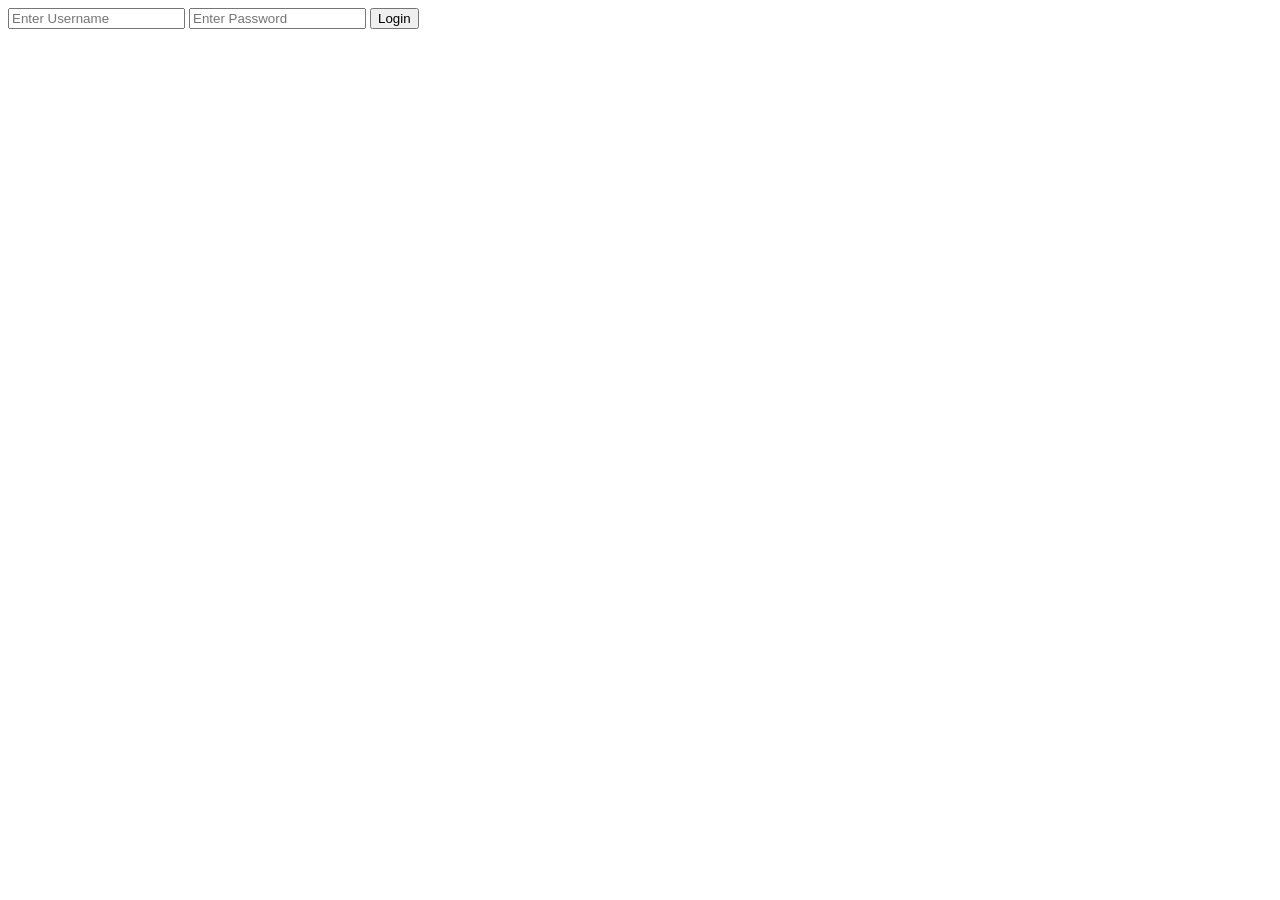
<file: app/index.html>
<html>
    <head>
        <script type="text/javascript" src="js/utils.js"></script>
    </head>
    <body>
        <form id="loginForm">
            <div class="container">
                <input name="username" type="text" placeholder="Enter Username">
                <input name="password" type="password" placeholder="Enter Password">

                <button type="submit">Login</button>
            </div>
        </form>

        <script>
            const form = document.getElementById("loginForm");

            form.addEventListener('submit',event => {
                event.preventDefault();
                const formData = new FormData(form);
                const data = Object.fromEntries(formData);

                fetch(baseUrl+"/api/login", {
                    method: 'POST',
                    headers: {
                        'Content-Type': 'application/json'
                    },
                    body: JSON.stringify(data)
                }).then(res => res.json())
                .then(data => {
                    if (data.success)
                    {
                        // mark user as logged in, and pass the csrf token
                        saveCookie(1, data.csrf_token, 20);
                        // send to another page
                        window.location.href = baseUrl+"/dashboard.html";
                    }
                })
                .catch(error => console.log(error));
            });
        </script>
    </body>
</html>
</file>
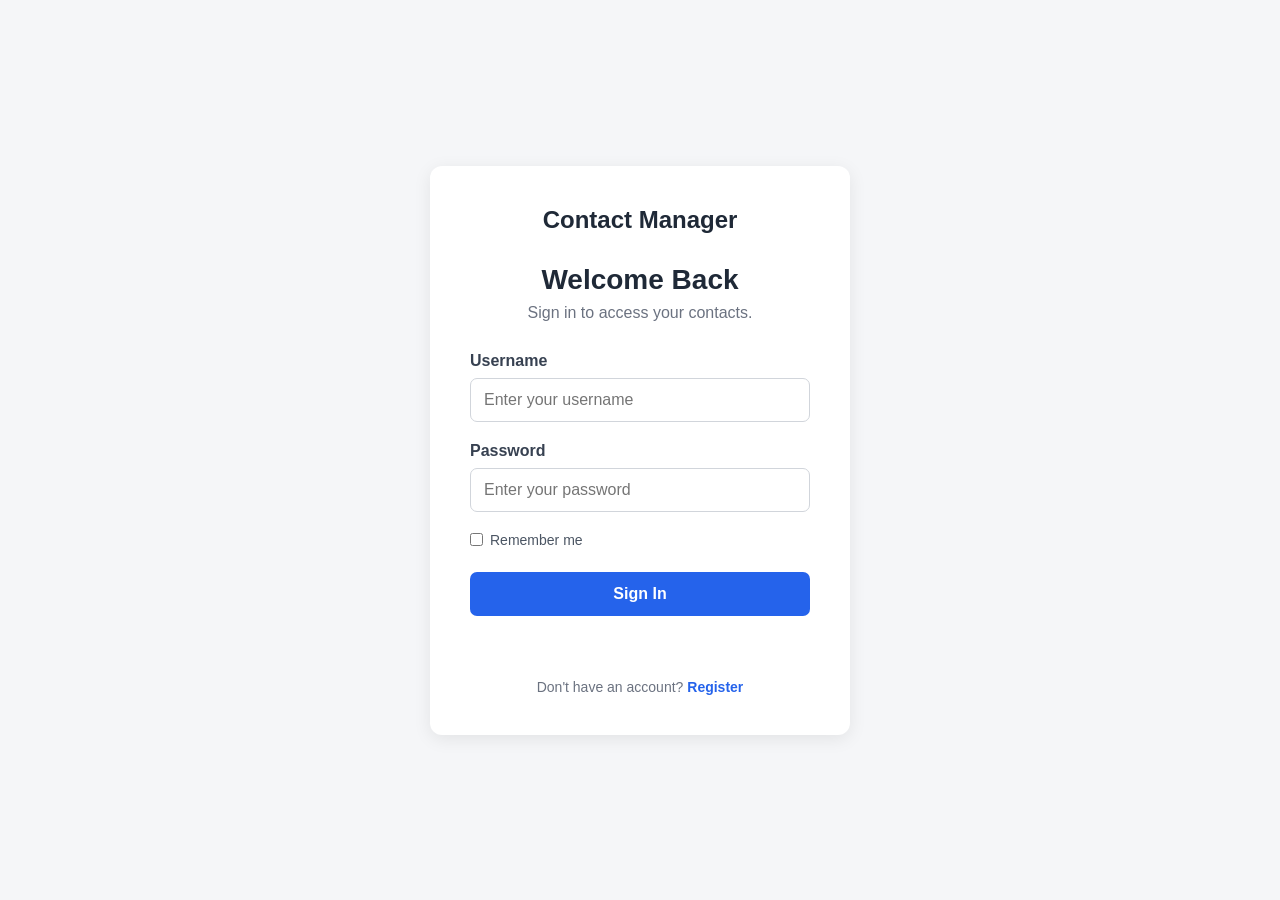
<file: app/admin.html>
<!DOCTYPE html>
<html lang="en">

<head>
    <meta charset="UTF-8">

    <meta
        name="viewport"
        content="width=device-width, initial-scale=1.0"
    >

    <title>Admin Dashboard | Contact Manager</title>

    <link
        rel="stylesheet"
        href="css/styles.css"
    >

    <link
        rel="stylesheet"
        href="css/admin.css"
    >
</head>

<body>

<div class="app-layout">

    <!-- Sidebar -->

    <aside class="sidebar">

        <div class="sidebar-logo">
            Contact Manager
        </div>

        <nav>
            <a
                href="admin.html"
                class="nav-link active"
            >
                Admin Dashboard
            </a>
        </nav>

    </aside>


    <!-- Main application -->

    <main class="main-content">

        <!-- Top navigation -->

        <header class="topbar">

            <div>
                <h2>Admin</h2>
            </div>

            <div class="user-area">

                <span>
                    Welcome,
                    <strong id="currentUsername">
                        Admin
                    </strong>
                </span>

                <button
                    id="logoutButton"
                    class="logout-button"
                >
                    Log Out
                </button>

            </div>

        </header>


        <!-- Dashboard content -->

        <section class="page-content">

            <div class="contacts-header">

                <div>
                    <h1>Admin Dashboard</h1>

                    <p>
                        Search users, reset passwords, and enable or disable accounts.
                    </p>
                </div>

                <button
                    id="openCreateAdminButton"
                    class="primary-button"
                >
                    + Create New Admin
                </button>

            </div>


            <!-- Search -->

            <div class="search-container">

                <input
                    type="text"
                    id="searchInput"
                    placeholder="Search by username..."
                >

                <button
                    id="searchButton"
                    class="primary-button"
                >
                    Search
                </button>

            </div>


            <!-- Status message -->

            <div
                id="pageMessage"
                class="page-message"
                role="status"
            ></div>


            <!-- Users table -->

            <div class="contacts-table-container">

                <table class="contacts-table users-table">

                    <thead>

                    <tr>
                        <th>First Name</th>

                        <th>Last Name</th>

                        <th>Username</th>

                        <th>Role</th>

                        <th>Status</th>

                        <th>Contacts</th>

                        <th>Actions</th>
                    </tr>

                    </thead>


                    <tbody id="usersTableBody">

                    <tr>
                        <td
                            colspan="7"
                            class="empty-message"
                        >
                            Loading users...
                        </td>
                    </tr>

                    </tbody>

                </table>

            </div>


            <!-- Results summary + pagination -->

            <div class="results-footer">

                <p
                    id="resultsSummary"
                    class="results-summary"
                    aria-live="polite"
                ></p>

                <nav
                    id="pagination"
                    class="pagination"
                    aria-label="User pages"
                    hidden
                ></nav>

            </div>

        </section>

    </main>

</div>


<!-- Create New Admin Modal -->

<div
    id="adminModal"
    class="modal hidden"
    role="dialog"
    aria-modal="true"
    aria-labelledby="adminModalTitle"
>

    <div class="modal-content">

        <div class="modal-header">

            <h2 id="adminModalTitle">
                Create New Admin
            </h2>

            <button
                type="button"
                class="close-button"
                data-close-modal
                aria-label="Close"
            >
                &times;
            </button>

        </div>


        <p class="modal-description">
            Admins can sign in to this dashboard, manage users, and create other admins.
        </p>


        <div
            id="adminModalMessage"
            class="page-message"
            role="alert"
        ></div>


        <form
            id="adminForm"
            novalidate
        >

            <div class="form-row">

                <div class="form-group">

                    <label for="adminFirstName">
                        First Name
                    </label>

                    <input
                        id="adminFirstName"
                        type="text"
                        autocomplete="off"
                        required
                    >

                </div>


                <div class="form-group">

                    <label for="adminLastName">
                        Last Name
                    </label>

                    <input
                        id="adminLastName"
                        type="text"
                        autocomplete="off"
                        required
                    >

                </div>

            </div>


            <div class="form-group">

                <label for="adminUsername">
                    Username
                </label>

                <input
                    id="adminUsername"
                    type="text"
                    autocomplete="off"
                    autocapitalize="none"
                    spellcheck="false"
                    required
                >

            </div>


            <div class="form-group">

                <label for="adminPassword">
                    Password
                </label>

                <input
                    id="adminPassword"
                    type="password"
                    autocomplete="new-password"
                    aria-describedby="adminPasswordHint"
                    required
                >

                <small
                    id="adminPasswordHint"
                    class="field-hint"
                >
                    At least 8 characters.
                </small>

            </div>


            <div class="form-group">

                <label for="adminConfirmPassword">
                    Confirm Password
                </label>

                <input
                    id="adminConfirmPassword"
                    type="password"
                    autocomplete="new-password"
                    required
                >

            </div>


            <div class="modal-actions">

                <button
                    type="button"
                    class="secondary-button"
                    data-close-modal
                >
                    Cancel
                </button>

                <button
                    type="submit"
                    id="saveAdminButton"
                    class="primary-button"
                >
                    Create Admin
                </button>

            </div>

        </form>

    </div>

</div>


<!-- Change Password Modal -->

<div
    id="passwordModal"
    class="modal hidden"
    role="dialog"
    aria-modal="true"
    aria-labelledby="passwordModalTitle"
>

    <div class="modal-content">

        <div class="modal-header">

            <h2 id="passwordModalTitle">
                Change Password
            </h2>

            <button
                type="button"
                class="close-button"
                data-close-modal
                aria-label="Close"
            >
                &times;
            </button>

        </div>


        <p class="modal-description">
            Set a new password for
            <strong id="passwordModalUser">this user</strong>.
            Share it with them securely.
        </p>


        <div
            id="passwordModalMessage"
            class="page-message"
            role="alert"
        ></div>


        <form
            id="passwordForm"
            novalidate
        >

            <input
                type="hidden"
                id="passwordUsername"
            >


            <div class="form-group">

                <label for="resetPassword">
                    New Password
                </label>

                <input
                    id="resetPassword"
                    type="password"
                    autocomplete="new-password"
                    aria-describedby="resetPasswordHint"
                    required
                >

                <small
                    id="resetPasswordHint"
                    class="field-hint"
                >
                    At least 8 characters.
                </small>

            </div>


            <div class="form-group">

                <label for="resetConfirmPassword">
                    Confirm New Password
                </label>

                <input
                    id="resetConfirmPassword"
                    type="password"
                    autocomplete="new-password"
                    required
                >

            </div>


            <div class="modal-actions">

                <button
                    type="button"
                    class="secondary-button"
                    data-close-modal
                >
                    Cancel
                </button>

                <button
                    type="submit"
                    id="savePasswordButton"
                    class="primary-button"
                >
                    Change Password
                </button>

            </div>

        </form>

    </div>

</div>


<!-- User Details Modal -->

<div
    id="userModal"
    class="modal hidden"
    role="dialog"
    aria-modal="true"
    aria-labelledby="userModalTitle"
>

    <div class="modal-content modal-wide">

        <div class="modal-header">

            <h2 id="userModalTitle">
                User Details
            </h2>

            <button
                type="button"
                class="close-button"
                data-close-modal
                aria-label="Close"
            >
                &times;
            </button>

        </div>


        <div
            id="userModalMessage"
            class="page-message"
            role="alert"
        ></div>


        <div
            id="userDetails"
            class="user-details"
        ></div>


        <!-- Hidden for admin accounts, which can't have contacts -->

        <div id="userContactsSection">

        <h3 class="section-title">
            Contacts
            <span id="userContactsCount"></span>
        </h3>


        <div class="contacts-table-container modal-table-container">

            <table class="contacts-table">

                <thead>

                <tr>
                    <th>First Name</th>

                    <th>Last Name</th>

                    <th>Email</th>

                    <th>Phone</th>
                </tr>

                </thead>


                <tbody id="userContactsBody"></tbody>

            </table>

        </div>

        </div>


        <div class="modal-actions">

            <button
                type="button"
                class="secondary-button"
                data-close-modal
            >
                Close
            </button>

        </div>

    </div>

</div>


<script src="js/api.js"></script>

<script src="js/pagination.js"></script>

<script src="js/admin.js"></script>

</body>

</html>
</file>
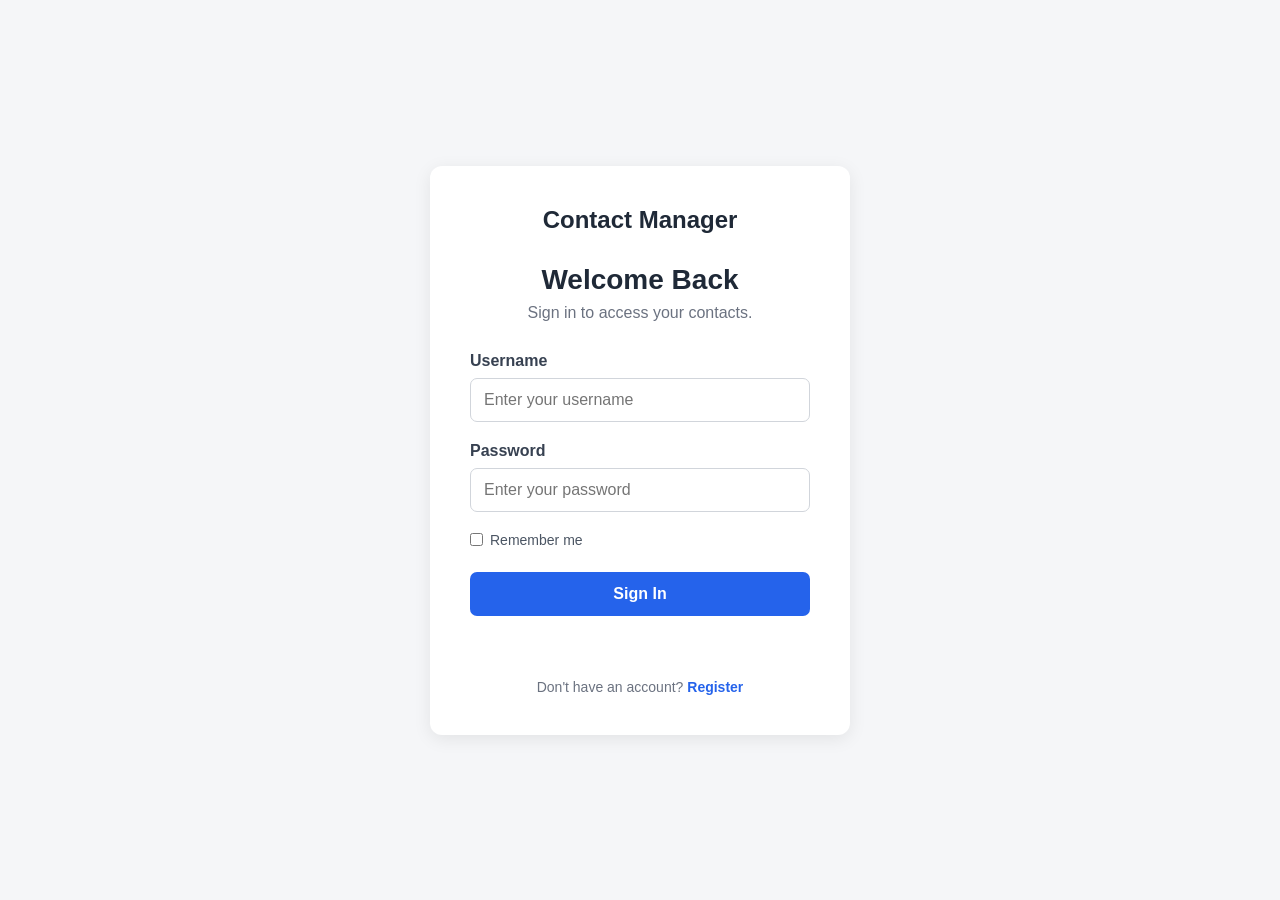
<file: app/contact.html>
<!DOCTYPE html>
<html lang="en">

<head>
    <meta charset="UTF-8">

    <meta
        name="viewport"
        content="width=device-width, initial-scale=1.0"
    >

    <title>My Contacts</title>

    <link
        rel="stylesheet"
        href="css/styles.css"
    >
</head>

<body>

<div class="app-layout">

    <!-- Sidebar -->

    <aside class="sidebar">

        <div class="sidebar-logo">
            Contact Manager
        </div>

        <nav>
            <a
                href="contacts.html"
                class="nav-link active"
            >
                Contacts
            </a>

            <a
                href="#"
                class="nav-link"
            >
                Profile
            </a>
        </nav>

    </aside>


    <!-- Main application -->

    <main class="main-content">

        <!-- Top navigation -->

        <header class="topbar">

            <div>
                <h2>Contacts</h2>
            </div>

            <div class="user-area">

                <span>
                    Welcome,
                    <strong id="currentUsername">
                        User
                    </strong>
                </span>

                <button
                    id="logoutButton"
                    class="logout-button"
                >
                    Log Out
                </button>

            </div>

        </header>


        <!-- Contacts content -->

        <section class="page-content">

            <div class="contacts-header">

                <div>
                    <h1>My Contacts</h1>

                    <p>
                        Search, add, edit, and manage your contacts.
                    </p>
                </div>

                <button
                    id="openAddContactButton"
                    class="primary-button"
                >
                    + Add Contact
                </button>

            </div>


            <!-- Search -->

            <div class="search-container">

                <input
                    type="text"
                    id="searchInput"
                    placeholder="Search contacts..."
                >

                <button
                    id="searchButton"
                    class="primary-button"
                >
                    Search
                </button>

            </div>


            <!-- Status message -->

            <div
                id="pageMessage"
                class="page-message"
            ></div>


            <!-- Contacts table -->

            <div class="contacts-table-container">

                <table class="contacts-table">

                    <thead>

                    <tr>
                        <th>First Name</th>

                        <th>Last Name</th>

                        <th>Email</th>

                        <th>Phone</th>

                        <th>Actions</th>
                    </tr>

                    </thead>


                    <tbody id="contactsTableBody">

                    <tr>
                        <td
                            colspan="5"
                            class="empty-message"
                        >
                            Search for a contact to get started.
                        </td>
                    </tr>

                    </tbody>

                </table>

            </div>

        </section>

    </main>

</div>


<!-- Add/Edit Contact Modal -->

<div
    id="contactModal"
    class="modal hidden"
>

    <div class="modal-content">

        <div class="modal-header">

            <h2 id="modalTitle">
                Add Contact
            </h2>

            <button
                id="closeModalButton"
                class="close-button"
            >
                &times;
            </button>

        </div>


        <form id="contactForm">

            <input
                type="hidden"
                id="contactId"
            >


            <div class="form-group">

                <label for="firstName">
                    First Name
                </label>

                <input
                    id="firstName"
                    type="text"
                    required
                >

            </div>


            <div class="form-group">

                <label for="lastName">
                    Last Name
                </label>

                <input
                    id="lastName"
                    type="text"
                    required
                >

            </div>


            <div class="form-group">

                <label for="email">
                    Email
                </label>

                <input
                    id="email"
                    type="email"
                >

            </div>


            <div class="form-group">

                <label for="phone">
                    Phone
                </label>

                <input
                    id="phone"
                    type="tel"
                >

            </div>


            <div class="modal-actions">

                <button
                    type="button"
                    id="cancelContactButton"
                    class="secondary-button"
                >
                    Cancel
                </button>

                <button
                    type="submit"
                    class="primary-button"
                >
                    Save Contact
                </button>

            </div>

        </form>

    </div>

</div>


<script src="js/api.js"></script>

<script src="js/contacts.js"></script>

</body>

</html>
</file>
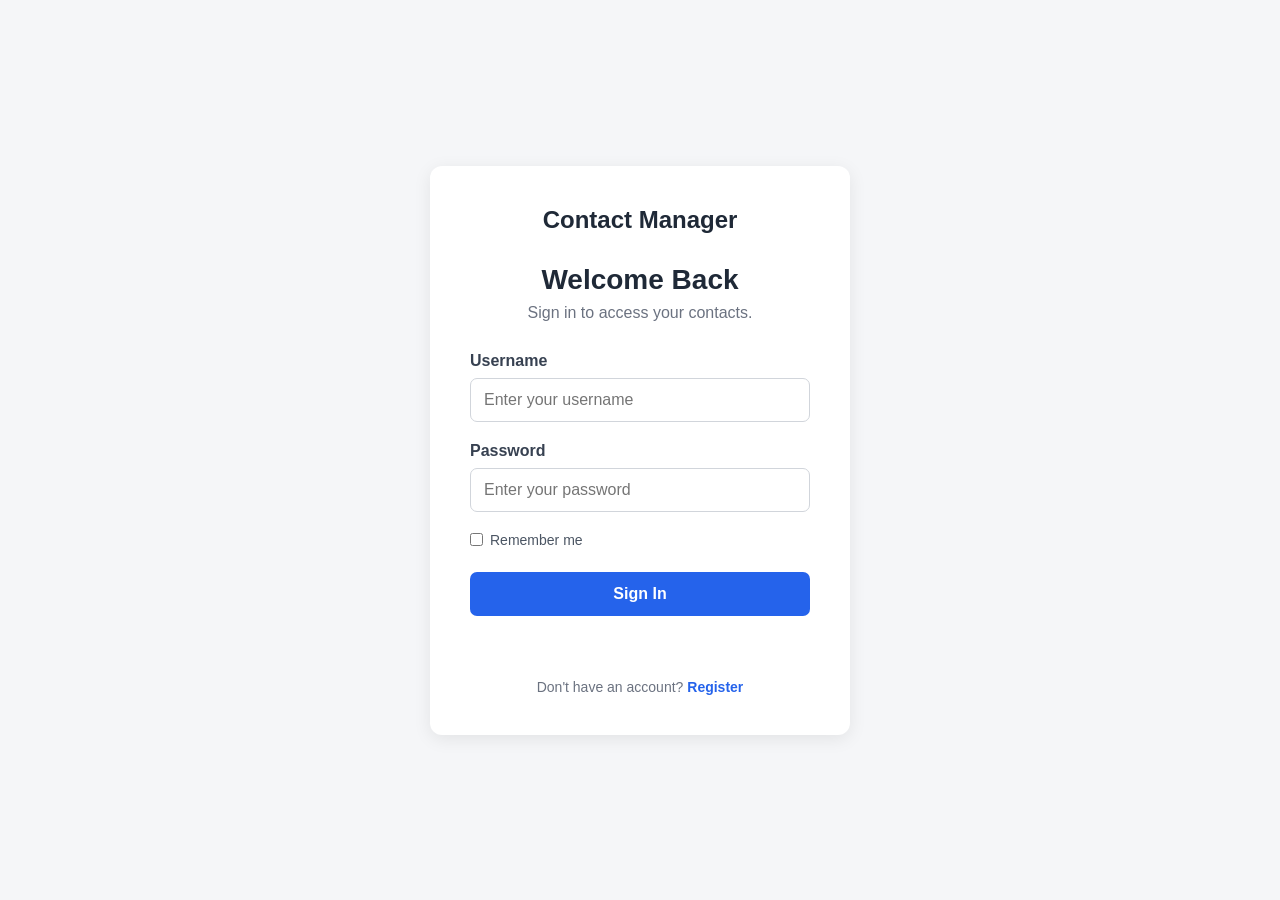
<file: app/contacts.html>
<!DOCTYPE html>
<html lang="en">

<head>
    <meta charset="UTF-8">
    <meta name="viewport" content="width=device-width, initial-scale=1.0">
    <title>My Contacts</title>
    <link
        rel="stylesheet"
        href="css/styles.css"
    >

    <link
        rel="stylesheet"
        href="css/styles.css"
    >
</head>

<body>
    <div class="app-layout">
        <!-- Sidebar -->
        <aside class="sidebar">
            <div class="sidebar-logo">
                Contact Manager
            </div>

            <nav>
                <a href="contacts.html" class="nav-link active">
                    Contacts
                </a>
                <a href="#" class="nav-link">
                    Profile
                </a>
            </nav>
        </aside>


        <!-- Main application -->
        <main class="main-content">
            <!-- Top navigation -->
            <header class="topbar">
                <div>
                    <h2>Contacts</h2>
                </div>
                <div class="user-area">
                    <span>
                        Welcome,
                        <strong id="currentUsername">
                            User
                        </strong>
                    </span>

                    <button id="logoutButton" class="logout-button">
                        Log Out
                    </button>
                </div>

            </header>

            <!-- Contacts content -->

            <section class="page-content">
                <div class="contacts-header">
                    <div>
                        <h1>My Contacts</h1>
                        <p>
                            Search, add, edit, and manage your contacts.
                        </p>
                    </div>
                    <button id="openAddContactButton" class="primary-button">
                        + Add Contact
                    </button>
                </div>

            <!-- Search -->

            <div class="search-container">

                <input
                    type="text"
                    id="searchInput"
                    placeholder="Search contacts..."
                >

                <button
                    id="searchButton"
                    class="primary-button"
                >
                    Search
                </button>

            </div>


            <!-- Status message -->

            <div
                id="pageMessage"
                class="page-message"
                role="status"
            ></div>


                <!-- Contacts table -->
                <div class="contacts-table-container">
                    <table class="contacts-table">
                        <thead>
                            <tr>
                                <th>First Name</th>
                                <th>Last Name</th>
                                <th>Email</th>
                                <th>Phone</th>
                                <th>Actions</th>
                            </tr>
                        </thead>

                        <tbody id="contactsTableBody">
                            <tr>
                                <td colspan="5" class="empty-message">
                                    Search for a contact to get started.
                                </td>
                            </tr>
                        </tbody>
                    </table>
                </div>

        </section>

    </main>

</div>

<!-- Results summary + pagination (NEW) -->
 
            <div class="results-footer">
 
                <p
                    id="resultsSummary"
                    class="results-summary"
                    aria-live="polite"
                ></p>
 
                <nav
                    id="pagination"
                    class="pagination"
                    aria-label="Contact pages"
                    hidden
                ></nav>
 
            </div>
 
        </section>
 
    </main>
 
</div>

    <!-- Add/Edit Contact Modal -->
    <div id="contactModal" class="modal hidden">
        <div class="modal-content">
            <div class="modal-header">
                <h2 id="modalTitle">
                    Add Contact
                </h2>
                <button id="closeModalButton" class="close-button">
                    &times;
                </button>
            </div>

            <form id="contactForm">
                <input type="hidden" id="contactId">
                <div class="form-group">
                    <label for="firstName">
                        First Name
                    </label>

                    <input id="firstName" type="text" required>
                </div>

                <div class="form-group">
                    <label for="lastName">
                        Last Name
                    </label>
                    <input id="lastName" type="text" required>
                </div>

                <div class="form-group">
                    <label for="email">
                        Email
                    </label>
                    <input id="email" type="email">
                </div>

                <div class="form-group">
                    <label for="phone">
                        Phone
                    </label>
                    <input id="phone" type="tel">
                </div>

                <div class="modal-actions">
                    <button type="button" id="cancelContactButton" class="secondary-button">
                        Cancel
                    </button>
                    <button type="submit" class="primary-button">
                        Save Contact
                    </button>
                </div>
            </form>
        </div>
    </div>

</div>


<script src="js/api.js"></script>
<script src="js/pagination.js"></script>
<script src="js/contacts.js"></script>

</body>

</html>
</file>
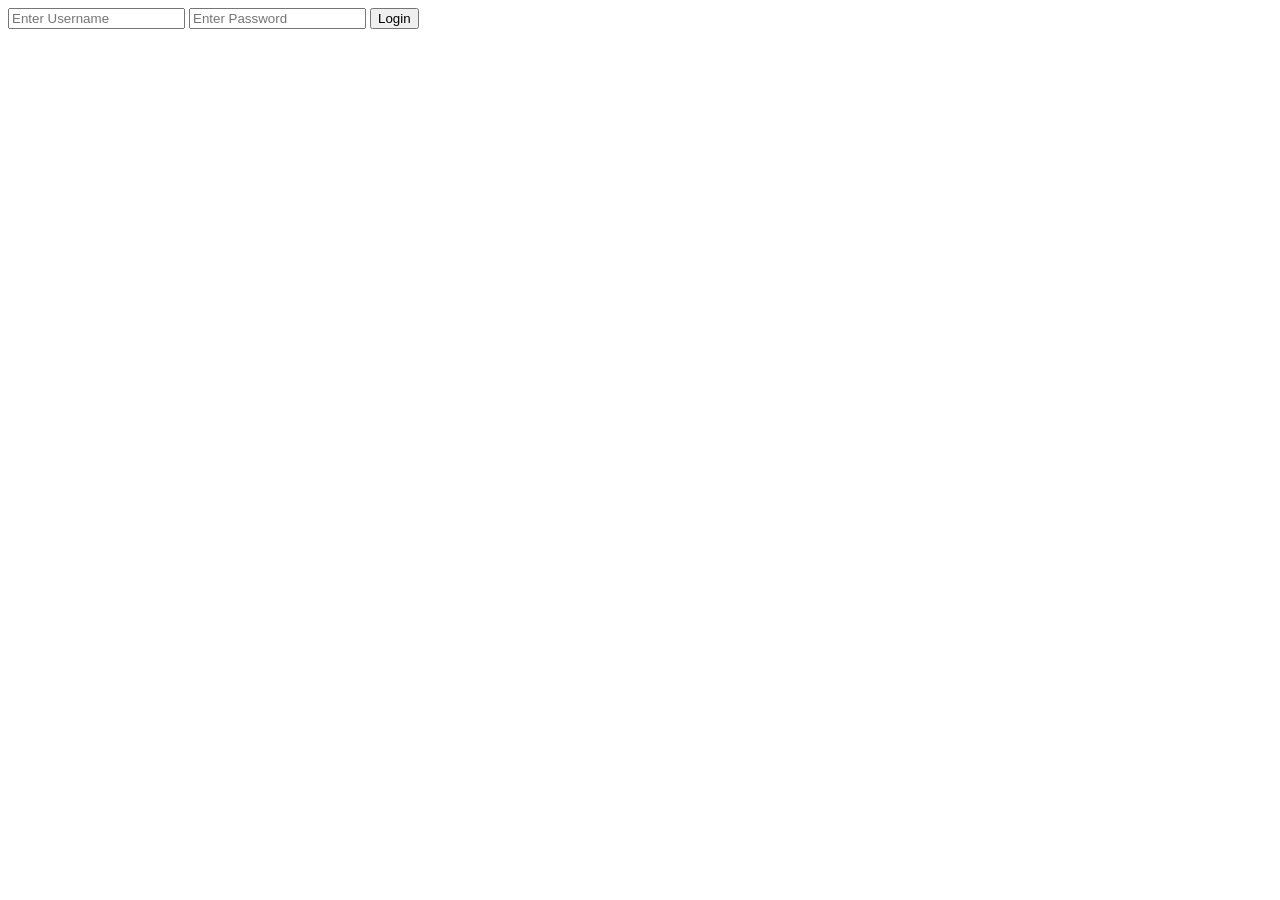
<file: app/dashboard.html>
<html>
    <head>
       <script type="text/javascript" src="js/utils.js"></script>
        <script type="text/javascript">
            document.addEventListener('DOMContentLoaded', function() {
                readCookie();
            }, false);
        </script> 
    </head>
    <body>
        <p>Hello</p>
        <form id="logoutForm">
            <div class="container">
                <button type="submit">Logout</button>
            </div>
        </form>

        <script>
            const form = document.getElementById("logoutForm");

            form.addEventListener('submit',event => {
                event.preventDefault();

                fetch(baseUrl+"/api/logout", {
                    method: 'POST',
                    headers: {
                        'Content-Type': 'application/json',
                    },
                }).then(res => res.json())
                .then(data => {
                    if (data.success)
                    {
                        doLogout();
                    }
                })
                .catch(error => console.log(error));
            });
        </script>
    </body>
</html>
</file>
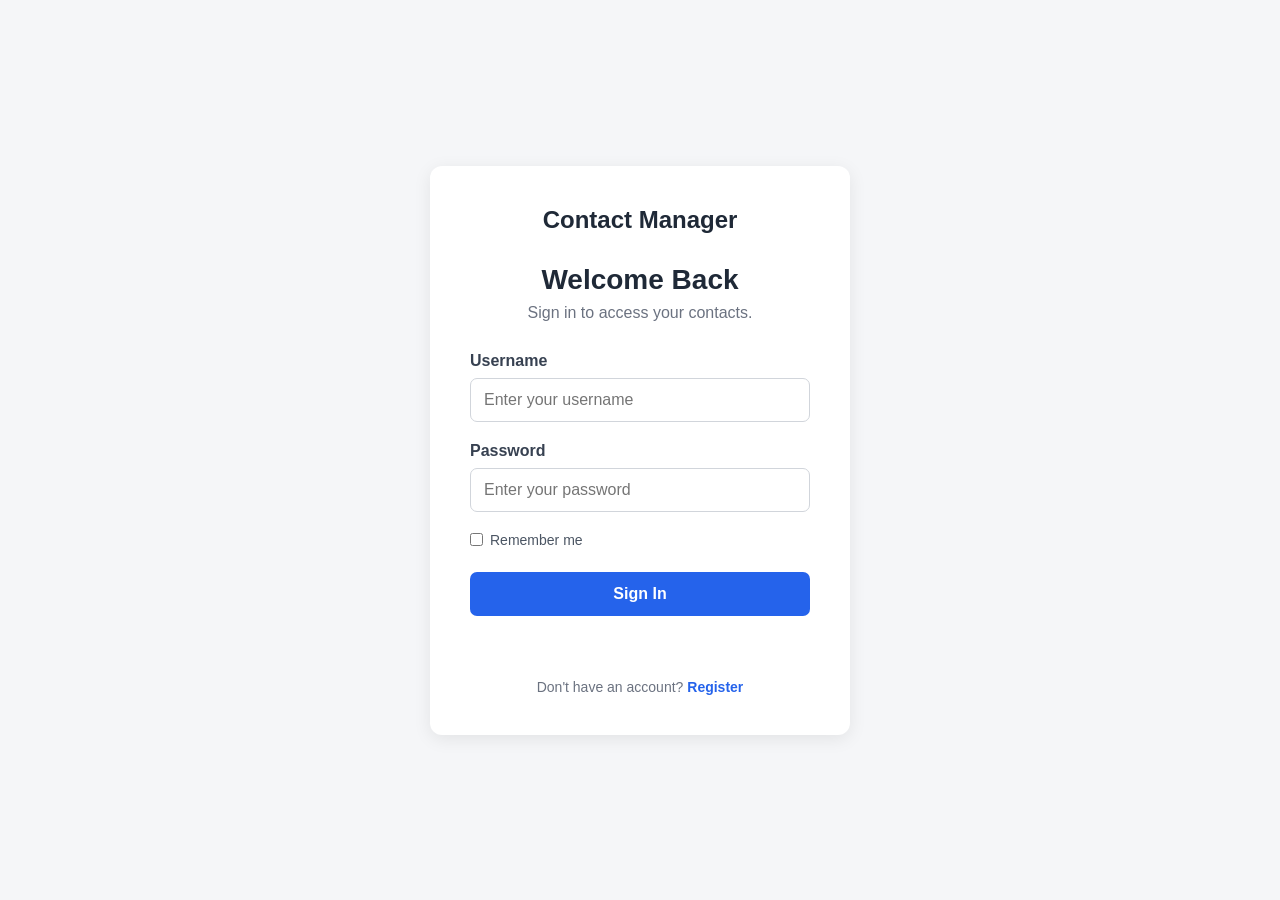
<file: app/login.html>
<!DOCTYPE html>
<html lang="en">

<head>
    <meta charset="UTF-8">

    <meta
        name="viewport"
        content="width=device-width, initial-scale=1.0"
    >

    <title>Login | Contact Manager</title>

    <style>
        * {
            box-sizing: border-box;
            margin: 0;
            padding: 0;
        }

        body {
            font-family: Arial, Helvetica, sans-serif;
            background-color: #f5f6f8;

            min-height: 100vh;

            display: flex;
            align-items: center;
            justify-content: center;
        }

        .login-container {
            width: 100%;
            max-width: 420px;

            background-color: white;

            padding: 40px;

            border-radius: 12px;

            box-shadow:
                0 4px 18px
                rgba(0, 0, 0, 0.08);
        }

        .logo {
            text-align: center;

            font-size: 24px;
            font-weight: bold;

            color: #1f2937;

            margin-bottom: 30px;
        }

        h1 {
            text-align: center;

            font-size: 28px;

            color: #1f2937;

            margin-bottom: 8px;
        }

        .subtitle {
            text-align: center;

            color: #6b7280;

            margin-bottom: 30px;
        }

        .form-group {
            margin-bottom: 20px;
        }

        .form-group label {
            display: block;

            font-weight: 600;

            color: #374151;

            margin-bottom: 8px;
        }

        .form-group input {
            width: 100%;

            padding: 12px 13px;

            border:
                1px solid
                #d1d5db;

            border-radius: 7px;

            font-size: 16px;
        }

        .form-group input:focus {
            outline: none;

            border-color: #2563eb;

            box-shadow:
                0 0 0 2px
                rgba(37, 99, 235, 0.1);
        }

        .login-options {
            display: flex;

            align-items: center;
            justify-content: space-between;

            margin-bottom: 24px;

            font-size: 14px;
        }

        .remember-me {
            display: flex;

            align-items: center;

            gap: 7px;

            color: #4b5563;
        }

        .forgot-password {
            color: #2563eb;

            text-decoration: none;
        }

        .forgot-password:hover {
            text-decoration: underline;
        }

        .login-button {
            width: 100%;

            padding: 13px;

            border: none;

            border-radius: 7px;

            background-color: #2563eb;

            color: white;

            font-size: 16px;
            font-weight: 600;

            cursor: pointer;
        }

        .login-button:hover {
            background-color: #1d4ed8;
        }

        .login-button:disabled {
            background-color: #93c5fd;

            cursor: not-allowed;
        }

        .message {
            min-height: 20px;

            margin-top: 18px;

            text-align: center;

            font-size: 14px;
        }

        .message.error {
            color: #dc2626;
        }

        .message.success {
            color: #15803d;
        }

        .register-text {
            text-align: center;

            margin-top: 25px;

            color: #6b7280;

            font-size: 14px;
        }

        .register-text a {
            color: #2563eb;

            text-decoration: none;

            font-weight: 600;
        }

        .register-text a:hover {
            text-decoration: underline;
        }

        @media (max-width: 500px) {
            .login-container {
                margin: 20px;

                padding: 30px 25px;
            }
        }
    </style>
</head>


<body>

<div class="login-container">

    <div class="logo">
        Contact Manager
    </div>

    <h1>Welcome Back</h1>

    <p class="subtitle">
        Sign in to access your contacts.
    </p>


    <form id="loginForm">

        <div class="form-group">

            <label for="username">
                Username
            </label>

            <input
                type="text"
                id="username"
                name="username"
                placeholder="Enter your username"
                autocomplete="username"
                required
            >

        </div>


        <div class="form-group">

            <label for="password">
                Password
            </label>

            <input
                type="password"
                id="password"
                name="password"
                placeholder="Enter your password"
                autocomplete="current-password"
                required
            >

        </div>


        <div class="login-options">

            <label class="remember-me">

                <input
                    type="checkbox"
                    id="remember"
                >

                Remember me

            </label>

        </div>


        <button
            type="submit"
            id="loginButton"
            class="login-button"
        >
            Sign In
        </button>


        <div
            id="message"
            class="message"
        ></div>

    </form>


    <p class="register-text">

        Don't have an account?

        <a href="register.html">
            Register
        </a>

    </p>

</div>


<!-- Shared API functions -->
<script src="js/api.js"></script>

<!-- Login-specific JavaScript -->
<script src="js/login.js"></script>

</body>

</html>
</file>
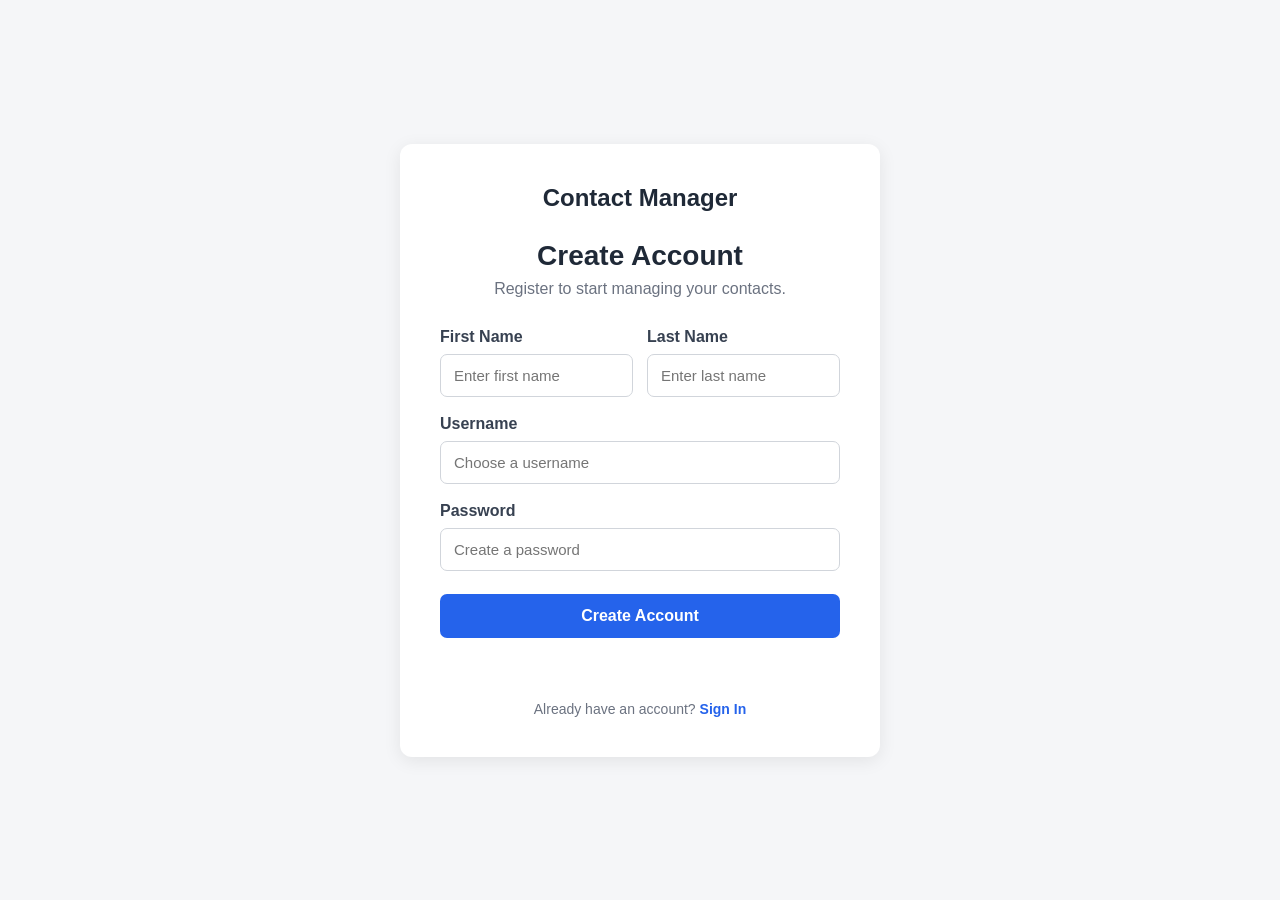
<file: app/register.html>
<!DOCTYPE html>
<html lang="en">

<head>
    <meta charset="UTF-8">
    <meta
        name="viewport"
        content="width=device-width, initial-scale=1.0"
    >

    <title>Register | Contact Manager</title>

    <link rel="stylesheet" href="css/styles.css">
</head>

<body class="auth-page">

<div class="auth-container">

    <div class="auth-logo">
        Contact Manager
    </div>

    <h1>Create Account</h1>

    <p class="auth-subtitle">
        Register to start managing your contacts.
    </p>


    <form id="registerForm">

        <div class="form-row">

            <div class="form-group">
                <label for="firstName">
                    First Name
                </label>

                <input
                    type="text"
                    id="firstName"
                    name="firstName"
                    placeholder="Enter first name"
                    required
                >
            </div>


            <div class="form-group">
                <label for="lastName">
                    Last Name
                </label>

                <input
                    type="text"
                    id="lastName"
                    name="lastName"
                    placeholder="Enter last name"
                    required
                >
            </div>

        </div>


        <div class="form-group">

            <label for="username">
                Username
            </label>

            <input
                type="text"
                id="username"
                name="username"
                placeholder="Choose a username"
                required
            >

        </div>


        <div class="form-group">

            <label for="password">
                Password
            </label>

            <input
                type="password"
                id="password"
                name="password"
                placeholder="Create a password"
                required
            >

        </div>


        <button
            type="submit"
            id="registerButton"
            class="auth-button"
        >
            Create Account
        </button>


        <div
            id="message"
            class="message"
        ></div>

    </form>


    <p class="auth-footer">

        Already have an account?

        <a href="login.html">
            Sign In
        </a>

    </p>

</div>


<script src="js/api.js"></script>
<script src="js/register.js"></script>

</body>

</html>
</file>
<file: app/css/styles.css>
* {
    box-sizing: border-box;
    margin: 0;
    padding: 0;
}

body {
    font-family: Arial, Helvetica, sans-serif;
    background: #f5f7fa;
    color: #1f2937;
}

button,
input {
    font: inherit;
}

/* Main layout */

.app-layout {
    display: flex;
    min-height: 100vh;
}

.sidebar {
    width: 230px;
    background: #111827;
    color: white;
    padding: 25px 18px;
}

.sidebar-logo {
    font-size: 20px;
    font-weight: bold;
    margin-bottom: 35px;
}

.nav-link {
    display: block;
    padding: 12px 14px;
    color: #d1d5db;
    text-decoration: none;
    border-radius: 7px;
    margin-bottom: 7px;
}

.nav-link:hover,
.nav-link.active {
    background: #1f2937;
    color: white;
}

.main-content {
    flex: 1;
    min-width: 0; /* lets the table container scroll instead of stretching the page */
}

.topbar {
    height: 72px;
    background: white;
    border-bottom: 1px solid #e5e7eb;
    padding: 0 30px;

    display: flex;
    align-items: center;
    justify-content: space-between;
}

.user-area {
    display: flex;
    align-items: center;
    gap: 20px;
}

.page-content {
    padding: 32px;
}

.contacts-header {
    display: flex;
    justify-content: space-between;
    align-items: center;
    margin-bottom: 28px;
}

.contacts-header h1 {
    margin-bottom: 7px;
}

.contacts-header p {
    color: #6b7280;
}

/* Buttons */

.primary-button {
    background: #2563eb;
    color: white;
    border: none;
    padding: 11px 17px;
    border-radius: 7px;
    cursor: pointer;
}

.primary-button:hover:not(:disabled) {
    background: #1d4ed8;
}

/* Search button is disabled while a search is in flight */
.primary-button:disabled {
    opacity: 0.6;
    cursor: default;
}

.secondary-button {
    background: #e5e7eb;
    border: none;
    padding: 11px 17px;
    border-radius: 7px;
    cursor: pointer;
}

.logout-button {
    border: 1px solid #d1d5db;
    background: white;
    padding: 8px 13px;
    border-radius: 6px;
    cursor: pointer;
}

/* Search */

.search-container {
    display: flex;
    gap: 10px;
    margin-bottom: 22px;
}

.search-container input {
    width: 100%;
    max-width: 500px;
    padding: 11px 13px;
    border: 1px solid #d1d5db;
    border-radius: 7px;
}

/* Table */

.contacts-table-container {
    background: white;
    border-radius: 10px;
    overflow: hidden;
    border: 1px solid #e5e7eb;
}

.contacts-table {
    width: 100%;
    border-collapse: collapse;
}

.contacts-table th,
.contacts-table td {
    text-align: left;
    padding: 15px;
    border-bottom: 1px solid #e5e7eb;
}

.contacts-table th {
    background: #f9fafb;
    font-size: 14px;
}

.contacts-table tr:last-child td {
    border-bottom: none;
}

/* Dim rows while the next page loads */
.contacts-table[aria-busy="true"] tbody {
    opacity: 0.55;
    transition: opacity 120ms ease;
}

.empty-message {
    text-align: center !important;
    color: #6b7280;
    padding: 35px !important;
}

/* Actions */

/*
 * Was display: flex, which turns the <td> into a flex box and drops it out
 * of table layout (cell height and bottom border stop lining up with the
 * row). Keep it a table cell and space the buttons instead.
 */
.action-buttons {
    white-space: nowrap;
}

.action-buttons button + button {
    margin-left: 8px;
}

.edit-button {
    border: none;
    background: #e0e7ff;
    color: #3730a3;
    padding: 7px 11px;
    border-radius: 5px;
    cursor: pointer;
}

.delete-button {
    border: none;
    background: #fee2e2;
    color: #b91c1c;
    padding: 7px 11px;
    border-radius: 5px;
    cursor: pointer;
}

/* Messages */

.page-message {
    margin-bottom: 15px;
    min-height: 20px;
}

.page-message.success {
    color: #15803d;
}

.page-message.error {
    color: #b91c1c;
}

/* Results footer + pagination */

.results-footer {
    display: flex;
    flex-wrap: wrap;
    align-items: center;
    justify-content: space-between;
    gap: 12px;
    margin-top: 16px;
}

.results-summary {
    font-size: 14px;
    color: #6b7280;
}

.pagination-list {
    display: flex;
    flex-wrap: wrap;
    align-items: center;
    gap: 6px;
}

.page-button {
    min-width: 38px;
    height: 38px;
    padding: 0 12px;
    border: 1px solid #d1d5db;
    border-radius: 7px;
    background: white;
    color: #1f2937;
    font-size: 14px;
    font-variant-numeric: tabular-nums;
    cursor: pointer;
}

.page-button:hover:not(:disabled):not([aria-current="page"]) {
    background: #f9fafb;
    border-color: #9ca3af;
}

.page-button:focus-visible {
    outline: 2px solid #2563eb;
    outline-offset: 2px;
}

.page-button[aria-current="page"] {
    background: #2563eb;
    border-color: #2563eb;
    color: white;
    font-weight: bold;
    cursor: default;
}

.page-button:disabled:not([aria-current="page"]) {
    opacity: 0.45;
    cursor: default;
}

.page-gap {
    min-width: 20px;
    text-align: center;
    color: #6b7280;
}

/* Modal */

.modal {
    position: fixed;

    top: 0;
    left: 0;

    width: 100%;
    height: 100%;

    background: rgba(0, 0, 0, 0.45);

    display: flex;
    align-items: center;
    justify-content: center;
}

.hidden {
    display: none;
}

.modal-content {
    background: white;
    width: 90%;
    max-width: 500px;

    padding: 25px;

    border-radius: 10px;

    box-shadow: 0 10px 30px
        rgba(0, 0, 0, 0.15);
}

.modal-header {
    display: flex;
    justify-content: space-between;
    align-items: center;

    margin-bottom: 22px;
}

.close-button {
    background: none;
    border: none;
    font-size: 28px;
    cursor: pointer;
}

.form-group {
    margin-bottom: 16px;
}

.form-group label {
    display: block;
    font-weight: 600;
    margin-bottom: 7px;
}

.form-group input {
    width: 100%;

    padding: 11px 12px;

    border: 1px solid #d1d5db;

    border-radius: 6px;
}

.modal-actions {
    display: flex;
    justify-content: flex-end;
    gap: 10px;

    margin-top: 25px;
}

/* Mobile */

@media (max-width: 750px) {

    .sidebar {
        display: none;
    }

    .page-content {
        padding: 20px;
    }

    .contacts-header {
        align-items: flex-start;
        gap: 15px;
        flex-direction: column;
    }

    .search-container {
        flex-direction: column;
    }

    .contacts-table-container {
        overflow-x: auto;
    }

    .results-footer {
        flex-direction: column;
        align-items: stretch;
    }

    .results-summary {
        text-align: center;
    }

    .pagination-list {
        justify-content: center;
        gap: 4px;
    }

    .page-button {
        min-width: 34px;
        padding: 0 8px;
    }

    /* Page numbers on one row, Previous / Next on the row below */
    .page-step {
        order: 1;
        flex: 1 1 calc(50% - 2px);
    }
}

@media (prefers-reduced-motion: reduce) {

    .contacts-table[aria-busy="true"] tbody {
        transition: none;
    }
}

.auth-page {
    min-height: 100vh;

    display: flex;
    align-items: center;
    justify-content: center;

    background-color: #f5f6f8;

    padding: 20px;
}

.auth-container {
    width: 100%;
    max-width: 480px;

    background-color: white;

    padding: 40px;

    border-radius: 12px;

    box-shadow:
        0 4px 18px
        rgba(0, 0, 0, 0.08);
}

.auth-logo {
    text-align: center;

    font-size: 24px;
    font-weight: bold;

    color: #1f2937;

    margin-bottom: 28px;
}

.auth-container h1 {
    text-align: center;

    font-size: 28px;

    color: #1f2937;

    margin-bottom: 8px;
}

.auth-subtitle {
    text-align: center;

    color: #6b7280;

    margin-bottom: 30px;
}

.form-row {
    display: flex;

    gap: 14px;
}

.form-row .form-group {
    flex: 1;
}

.form-group {
    margin-bottom: 18px;
}

.form-group label {
    display: block;

    font-weight: 600;

    color: #374151;

    margin-bottom: 8px;
}

.form-group input {
    width: 100%;

    padding: 12px 13px;

    border:
        1px solid
        #d1d5db;

    border-radius: 7px;

    font-size: 15px;

    background-color: white;
}

.form-group input:focus {
    outline: none;

    border-color: #2563eb;

    box-shadow:
        0 0 0 2px
        rgba(37, 99, 235, 0.1);
}

.auth-button {
    width: 100%;

    padding: 13px;

    margin-top: 5px;

    border: none;

    border-radius: 7px;

    background-color: #2563eb;

    color: white;

    font-size: 16px;
    font-weight: 600;

    cursor: pointer;
}

.auth-button:hover {
    background-color: #1d4ed8;
}

.auth-button:disabled {
    background-color: #93c5fd;

    cursor: not-allowed;
}

.auth-footer {
    text-align: center;

    margin-top: 25px;

    color: #6b7280;

    font-size: 14px;
}

.auth-footer a {
    color: #2563eb;

    text-decoration: none;

    font-weight: 600;
}

.auth-footer a:hover {
    text-decoration: underline;
}

.message {
    min-height: 20px;

    margin-top: 18px;

    text-align: center;

    font-size: 14px;
}

.message.success {
    color: #15803d;
}

.message.error {
    color: #dc2626;
}

@media (max-width: 600px) {

    .auth-container {
        padding: 30px 24px;
    }

    .form-row {
        flex-direction: column;

        gap: 0;
    }
}
</file>
<file: app/css/admin.css>
/* Admin dashboard — loaded after styles.css */

.modal-description {
    color: #6b7280;
    margin: -12px 0 16px;
}

.form-row {
    display: flex;
    gap: 12px;
}

.form-row .form-group {
    flex: 1;
    min-width: 0;
}

.field-hint {
    display: block;
    margin-top: 6px;
    font-size: 13px;
    color: #6b7280;
}

.form-group input:focus-visible {
    outline: 2px solid #2563eb;
    outline-offset: 1px;
    border-color: #2563eb;
}

.form-group input[aria-invalid="true"] {
    border-color: #b91c1c;
}

.modal-actions .primary-button:disabled {
    opacity: 0.6;
    cursor: default;
}

.role-badge {
    display: inline-block;
    padding: 3px 9px;
    border-radius: 999px;
    font-size: 13px;
    font-weight: bold;
}

.role-user {
    background: #e5e7eb;
    color: #374151;
}

.role-admin {
    background: #e0e7ff;
    color: #3730a3;
}

.status-badge {
    display: inline-block;
    padding: 3px 9px;
    border-radius: 999px;
    font-size: 13px;
    font-weight: bold;
}

.status-active {
    background: #dcfce7;
    color: #15803d;
}

.status-disabled {
    background: #fee2e2;
    color: #b91c1c;
}

/* Grey out a disabled user's details, but keep the Enable button readable */
.user-disabled td:not(.action-buttons) {
    color: #9ca3af;
}

.enable-button {
    border: none;
    background: #dcfce7;
    color: #15803d;
    padding: 7px 11px;
    border-radius: 5px;
    cursor: pointer;
}

.no-actions {
    color: #9ca3af;
}

.view-button {
    border: none;
    background: #e5e7eb;
    color: #1f2937;
    padding: 7px 11px;
    border-radius: 5px;
    cursor: pointer;
}

.action-buttons button + button {
    margin-left: 8px;
}

.contacts-count {
    font-variant-numeric: tabular-nums;
}

/* User details modal */

.modal-wide {
    max-width: 720px;
    max-height: 90vh;
    overflow-y: auto;
}

.user-details {
    display: grid;
    grid-template-columns: repeat(auto-fit, minmax(150px, 1fr));
    gap: 14px;
    margin-bottom: 22px;
}

.detail-item {
    display: flex;
    flex-direction: column;
    align-items: flex-start;
    gap: 5px;
}

.detail-label {
    font-size: 13px;
    color: #6b7280;
}

.section-title {
    font-size: 16px;
    margin-bottom: 10px;
}

.section-title span {
    color: #6b7280;
    font-weight: normal;
}

.modal-table-container {
    overflow-x: auto;
}

.modal-table-container th,
.modal-table-container td {
    padding: 10px 12px;
}

@media (max-width: 480px) {

    .form-row {
        flex-direction: column;
        gap: 0;
    }
}
</file>
